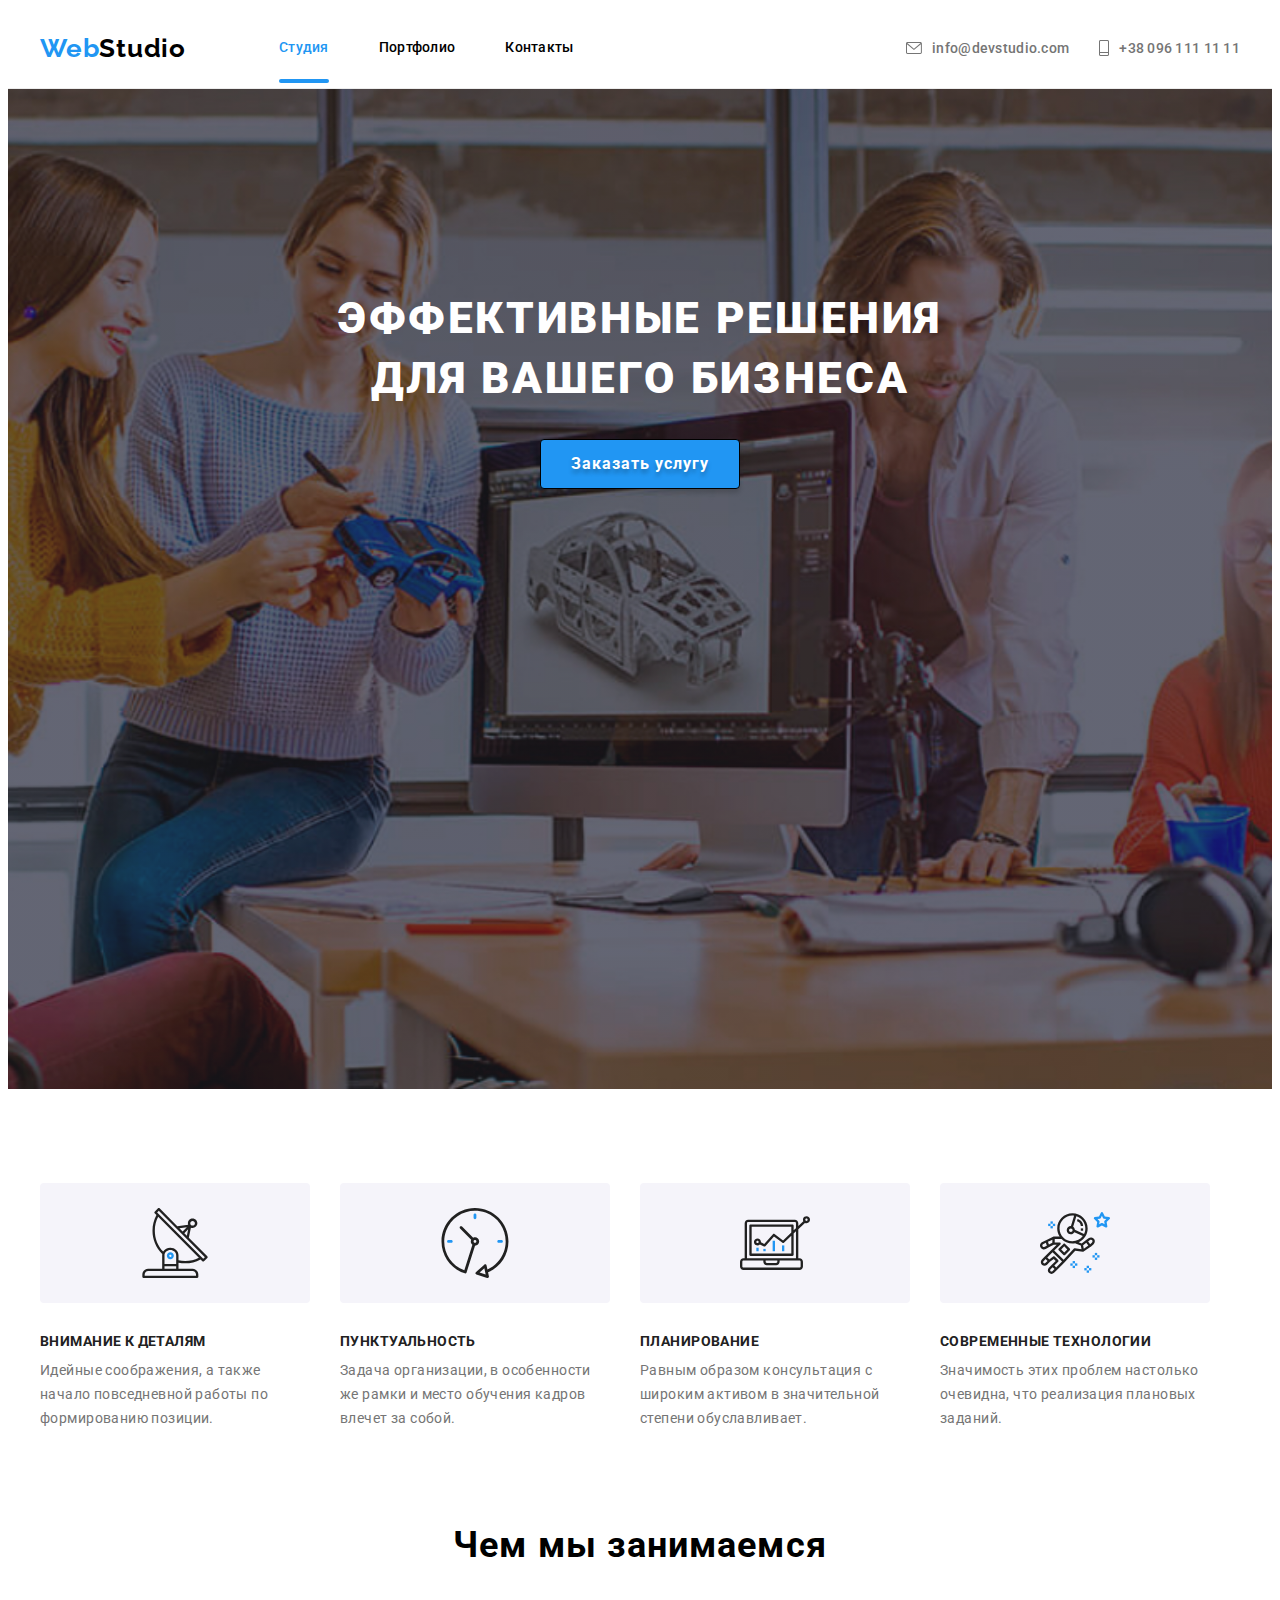
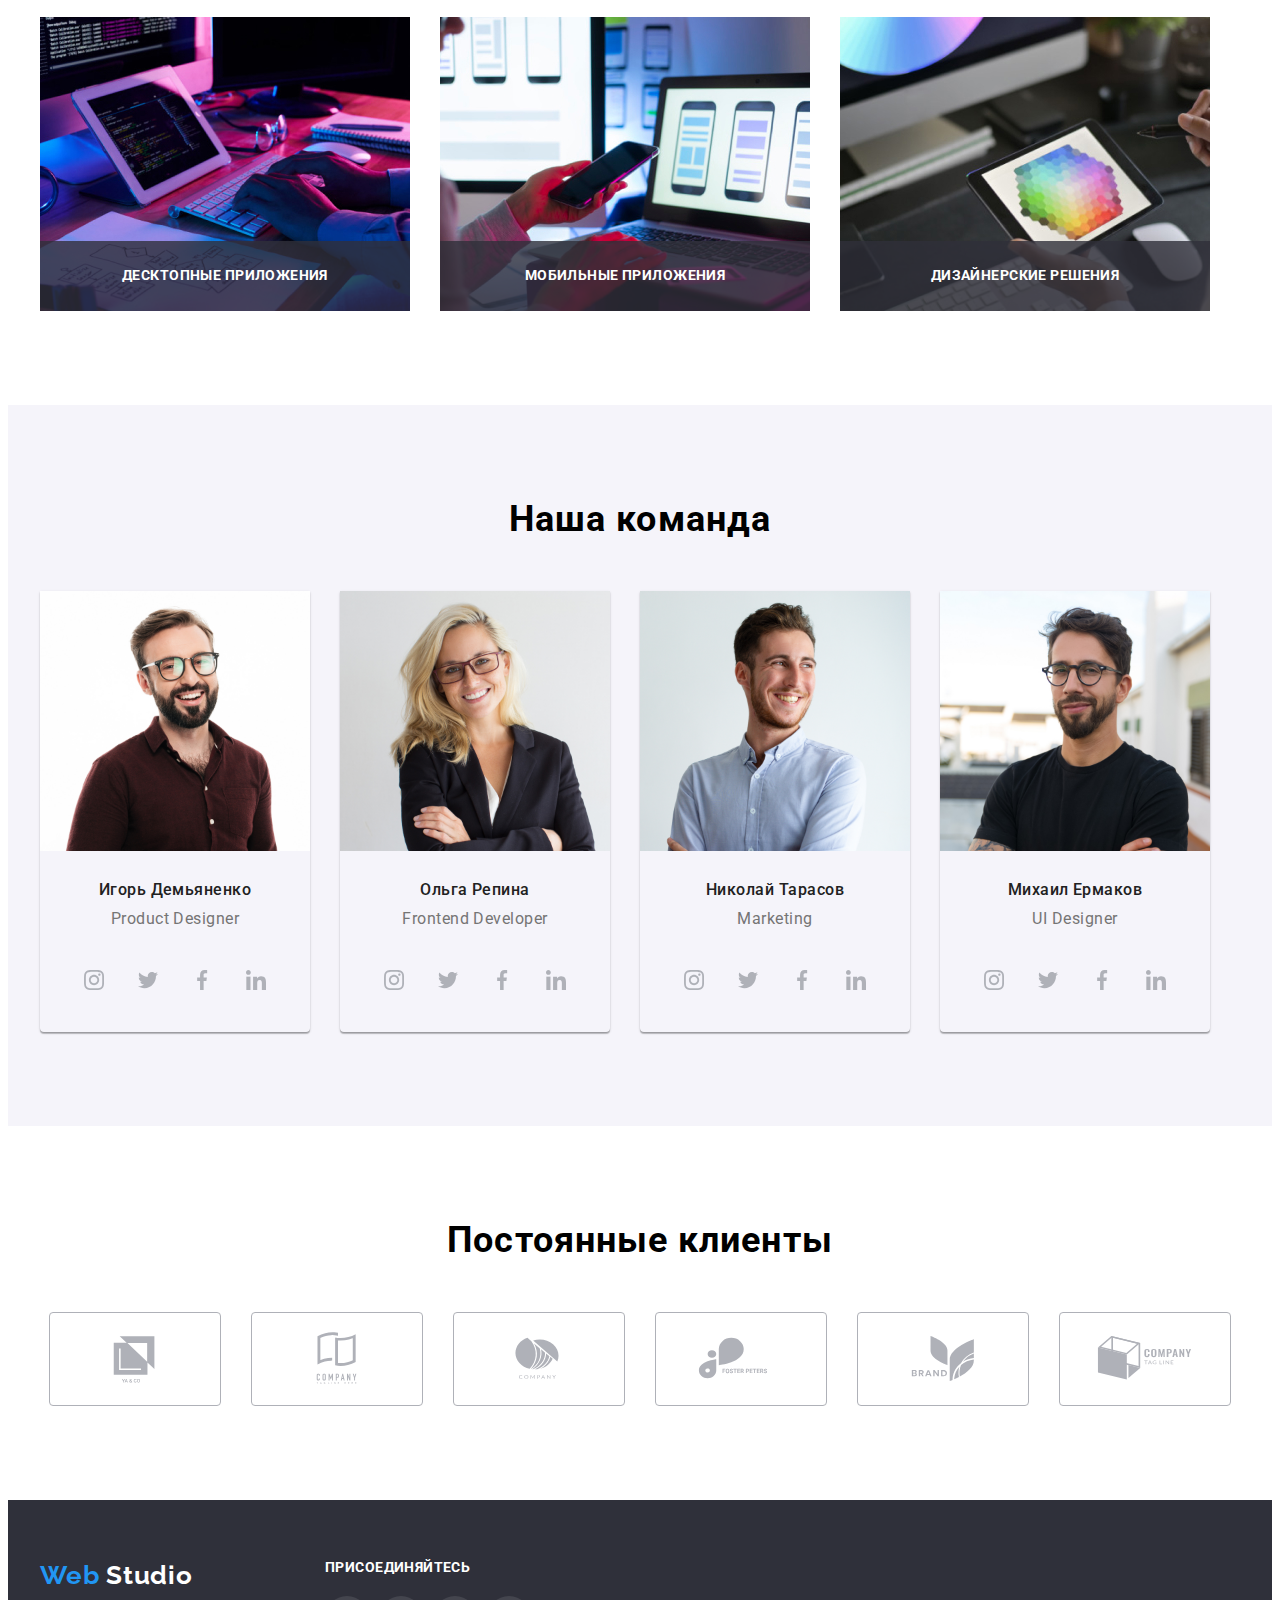
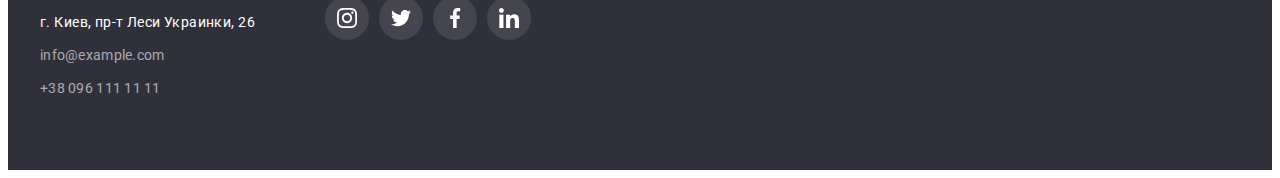
<file: index.html>
<!DOCTYPE html>
<html lang="ru">
  <head>
    <meta charset="UTF-8" />
    <meta http-equiv="X-UA-Compatible" content="IE=edge" />
    <meta name="viewport" content="width=device-width, initial-scale=1.0" />
    <title>Модуль 5 Позиционирование, переходы, анимация</title>
    <link rel="preconnect" href="https://fonts.googleapis.com" />
    <link rel="preconnect" href="https://fonts.gstatic.com" crossorigin />
    <link
      href="https://fonts.googleapis.com/css2?family=Raleway:wght@700&family=Roboto:wght@400;500;700;900&display=swap"
      rel="stylesheet"
    />
    <link
      rel="stylesheet"
      href="https://cdnjs.cloudflare.com/ajax/libs/modern-normalize/1.1.0/modern-normalize.min.css"
      integrity="sha512-wpPYUAdjBVSE4KJnH1VR1HeZfpl1ub8YT/NKx4PuQ5NmX2tKuGu6U/JRp5y+Y8XG2tV+wKQpNHVUX03MfMFn9Q=="
      crossorigin="anonymous"
      referrerpolicy="no-referrer"
    />
    <link rel="stylesheet" href="./css/style.css" />
  </head>
  <body>
    <!--Шапка-->
    <header class="header link">
      <div class="container header-container">
        <nav class="header-navigation">
          <a
            href="./index.html"
            class="header-link-logo"
            lang="en"
            style="font-family: 'Raleway', sans-serif"
            >Web <span class="logo">Studio</span></a
          >
          <ul class="header-list">
            <li class="header-item">
              <a href="./index.html" class="header-link current">Студия</a>
            </li>
            <li class="header-item">
              <a href="./portfolio.html" class="header-link">Портфолио</a>
            </li>
            <li class="header-item">
              <a href="" class="header-link">Контакты</a>
            </li>
          </ul>
        </nav>
        <ul class="contact">
          <li class="contact-item">
            <a class="contact-link link" href="mailto:info@devstudio.com">
              <svg class="contact-icon" width="16" height="12">
                <use
                  href="./images/icons.svg/icons.svg#icon-envelope-hover"
                ></use>
              </svg>
              info@devstudio.com
            </a>
          </li>
          <li class="contact-item">
            <a class="contact-link link" href="tel:+380961111111">
              <svg class="contact-icon" width="10" height="16">
                <use href="./images/icons.svg/icons.svg#icon-Vector"></use>
              </svg>
              +38 096 111 11 11
            </a>
          </li>
        </ul>
      </div>
    </header>
    <main>
      <!--Герой-->
      <section class="hero hero-img">
        <div class="container">
          <h1 class="hero-title">
            Эффективные решения
            <br />
            для вашего бизнеса
          </h1>
          <button type="button" class="btn" data-modal-open>
            Заказать услугу
          </button>
          <div class="backdrop is-hidden" data-modal>
            <div class="modal">
              <p>Русский военный корабль, иди на хуй!</p>
              <button type="button" class="btn-closed-modal" data-modal-close>
                <svg class="icon-closed">
                  <use
                    href="./images/icons.svg/symbol-defs.svg#icon-close-black-18dp-2-1-1"
                  ></use>
                </svg>
              </button>
            </div>
          </div>
        </div>
      </section>

      <!-- <button data-modal-open>Открытие модального окна</button> -->

      <!--Наши аспекты-->

      <section class="about section">
        <div class="container">
          <ul class="about-list">
            <li class="about-item">
              <div class="about-icon-item">
                <svg class="about-icon">
                  <use href="./images/icons.svg/icons.svg#icon-antenna-1"></use>
                </svg>
              </div>
              <h3 class="about-h3">Внимание к деталям</h3>
              <p class="about-text">
                Идейные соображения, а также начало повседневной работы по
                формированию позиции.
              </p>
            </li>
            <li class="about-item">
              <div class="about-icon-item">
                <svg class="about-icon">
                  <use href="./images/icons.svg/icons.svg#icon-clock-1"></use>
                </svg>
              </div>
              <h3 class="about-h3">Пунктуальность</h3>
              <p class="about-text">
                Задача организации, в особенности же рамки и место обучения
                кадров влечет за собой.
              </p>
            </li>
            <li class="about-item">
              <div class="about-icon-item">
                <svg class="about-icon">
                  <use href="./images/icons.svg/icons.svg#icon-diagram-1"></use>
                </svg>
              </div>
              <h3 class="about-h3">Планирование</h3>
              <p class="about-text">
                Равным образом консультация с широким активом в значительной
                степени обуславливает.
              </p>
            </li>
            <li class="about-item">
              <div class="about-icon-item">
                <svg class="about-icon">
                  <use
                    href="./images/icons.svg/icons.svg#icon-astronaut-1"
                  ></use>
                </svg>
              </div>
              <h3 class="about-h3">Современные технологии</h3>
              <p class="about-text">
                Значимость этих проблем настолько очевидна, что реализация
                плановых заданий.
              </p>
            </li>
          </ul>
        </div>
      </section>

      <!--Чем мы занимаемся-->

      <section class="doing section">
        <div class="container">
          <h2 class="about-h2">Чем мы занимаемся</h2>
          <ul class="about-list">
            <li class="about-item-img">
              <img
                src="./images/box1.jpg"
                width="370"
                height="294"
                alt="Верстка продукта"
              />
              <div class="item-text">
                <p>Десктопные приложения</p>
              </div>
            </li>
            <li class="about-item-img">
              <img
                src="./images/box2.jpg"
                width="370"
                height="294"
                alt="Оптимизация сайта"
              />
              <div class="item-text">
                <p>Мобильные приложения</p>
              </div>
            </li>
            <li class="about-item-img">
              <img
                src="./images/box3.jpg"
                width="370"
                height="294"
                alt="Дизайн проекта"
              />
              <div class="item-text">
                <p>Дизайнерские решения</p>
              </div>
            </li>
          </ul>
        </div>
      </section>

      <!--Наща команда-->
      <section class="team section">
        <div class="container">
          <h2 class="about-h2">Наша команда</h2>
          <ul class="about-list">
            <li class="about-item-team">
              <img
                src="./images/Designer.jpg"
                width="270"
                height="260"
                alt="Дизайнер продукта"
              />
              <div class="team-div">
                <h3 class="team-h3">Игорь Демьяненко</h3>
                <p class="team-text">Product Designer</p>
              </div>
              <ul class="team-social-list">
                <li class="team-social-item">
                  <a href="" class="team-social-link">
                    <svg class="team-social-icon" width="20" height="20">
                      <use
                        href="./images/icons.svg/icons.svg#icon-instagram-2"
                      ></use>
                    </svg>
                  </a>
                </li>
                <li class="team-social-item">
                  <a href="" class="team-social-link">
                    <svg class="team-social-icon" width="20" height="20">
                      <use
                        href="./images/icons.svg/icons.svg#icon-twitter-1"
                      ></use>
                    </svg>
                  </a>
                </li>
                <li class="team-social-item">
                  <a href="" class="team-social-link">
                    <svg class="team-social-icon" width="20" height="20">
                      <use
                        href="./images/icons.svg/icons.svg#icon-facebook-1"
                      ></use>
                    </svg>
                  </a>
                </li>
                <li class="team-social-item">
                  <a href="" class="team-social-link">
                    <svg class="team-social-icon" width="20" height="20">
                      <use
                        href="./images/icons.svg/icons.svg#icon-linkedin-1"
                      ></use>
                    </svg>
                  </a>
                </li>
              </ul>
            </li>
            <li class="about-item-team">
              <img
                src="./images/Developer.jpg"
                width="270"
                height="260"
                alt="Фронтенд разработчик"
              />
              <div class="team-div">
                <h3 class="team-h3">Ольга Репина</h3>
                <p class="team-text">Frontend Developer</p>
              </div>
              <ul class="team-social-list">
                <li class="team-social-item">
                  <a href="" class="team-social-link">
                    <svg class="team-social-icon" width="20" height="20">
                      <use
                        href="./images/icons.svg/icons.svg#icon-instagram-2"
                      ></use>
                    </svg>
                  </a>
                </li>
                <li class="team-social-item">
                  <a href="" class="team-social-link">
                    <svg class="team-social-icon" width="20" height="20">
                      <use
                        href="./images/icons.svg/icons.svg#icon-twitter-1"
                      ></use>
                    </svg>
                  </a>
                </li>
                <li class="team-social-item">
                  <a href="" class="team-social-link">
                    <svg class="team-social-icon" width="20" height="20">
                      <use
                        href="./images/icons.svg/icons.svg#icon-facebook-1"
                      ></use>
                    </svg>
                  </a>
                </li>
                <li class="team-social-item">
                  <a href="" class="team-social-link">
                    <svg class="team-social-icon" width="20" height="20">
                      <use
                        href="./images/icons.svg/icons.svg#icon-linkedin-1"
                      ></use>
                    </svg>
                  </a>
                </li>
              </ul>
            </li>
            <li class="about-item-team">
              <img
                src="./images/Marketing.jpg"
                width="270"
                height="260"
                alt="Маркетолог"
              />
              <div class="team-div">
                <h3 class="team-h3">Николай Тарасов</h3>
                <p class="team-text">Marketing</p>
              </div>
              <ul class="team-social-list">
                <li class="team-social-item">
                  <a href="" class="team-social-link">
                    <svg class="team-social-icon" width="20" height="20">
                      <use
                        href="./images/icons.svg/icons.svg#icon-instagram-2"
                      ></use>
                    </svg>
                  </a>
                </li>
                <li class="team-social-item">
                  <a href="" class="team-social-link">
                    <svg class="team-social-icon" width="20" height="20">
                      <use
                        href="./images/icons.svg/icons.svg#icon-twitter-1"
                      ></use>
                    </svg>
                  </a>
                </li>
                <li class="team-social-item">
                  <a href="" class="team-social-link">
                    <svg class="team-social-icon" width="20" height="20">
                      <use
                        href="./images/icons.svg/icons.svg#icon-facebook-1"
                      ></use>
                    </svg>
                  </a>
                </li>
                <li class="team-social-item">
                  <a href="" class="team-social-link">
                    <svg class="team-social-icon" width="20" height="20">
                      <use
                        href="./images/icons.svg/icons.svg#icon-linkedin-1"
                      ></use>
                    </svg>
                  </a>
                </li>
              </ul>
            </li>
            <li class="about-item-team">
              <img
                src="./images/UI.jpg"
                width="270"
                height="260"
                alt="Дизайнер интерфейса"
              />
              <div class="team-div">
                <h3 class="team-h3">Михаил Ермаков</h3>
                <p class="team-text">UI Designer</p>
              </div>
              <ul class="team-social-list">
                <li class="team-social-item">
                  <a href="" class="team-social-link">
                    <svg class="team-social-icon" width="20" height="20">
                      <use
                        href="./images/icons.svg/icons.svg#icon-instagram-2"
                      ></use>
                    </svg>
                  </a>
                </li>
                <li class="team-social-item">
                  <a href="" class="team-social-link">
                    <svg class="team-social-icon" width="20" height="20">
                      <use
                        href="./images/icons.svg/icons.svg#icon-twitter-1"
                      ></use>
                    </svg>
                  </a>
                </li>
                <li class="team-social-item">
                  <a href="" class="team-social-link">
                    <svg class="team-social-icon" width="20" height="20">
                      <use
                        href="./images/icons.svg/icons.svg#icon-facebook-1"
                      ></use>
                    </svg>
                  </a>
                </li>
                <li class="team-social-item">
                  <a href="" class="team-social-link">
                    <svg class="team-social-icon" width="20" height="20">
                      <use
                        href="./images/icons.svg/icons.svg#icon-linkedin-1"
                      ></use>
                    </svg>
                  </a>
                </li>
              </ul>
            </li>
          </ul>
        </div>
      </section>

      <!--Клиенты-->
      <section class="client container">
        <div>
          <h2 class="about-h2">Постоянные клиенты</h2>
          <ul class="client-list">
            <li class="client-item">
              <svg class="client-icon">
                <use href="./images/icons.svg/icons.svg#icon-Logo"></use>
              </svg>
            </li>
            <li class="client-item">
              <svg class="client-icon" width="170" height="92">
                <use href="./images/icons.svg/icons.svg#icon-Logo-1"></use>
              </svg>
            </li>
            <li class="client-item">
              <svg class="client-icon" width="170" height="92">
                <use href="./images/icons.svg/icons.svg#icon-Logo-2"></use>
              </svg>
            </li>
            <li class="client-item">
              <svg class="client-icon" width="170" height="92">
                <use href="./images/icons.svg/icons.svg#icon-Logo-3"></use>
              </svg>
            </li>
            <li class="client-item">
              <svg class="client-icon" width="170" height="92">
                <use href="./images/icons.svg/icons.svg#icon-Logo-4"></use>
              </svg>
            </li>
            <li class="client-item">
              <svg class="client-icon" width="170" height="92">
                <use href="./images/icons.svg/icons.svg#icon-Logo-5"></use>
              </svg>
            </li>
          </ul>
        </div>
      </section>
    </main>

    <!--Подвал-->
    <footer class="footer">
      <section class="container flex">
        <div>
          <a
            href="./index.html"
            class="footer-link-logo"
            lang="en"
            style="font-family: 'Raleway', sans-serif"
            >Web <span class="footer-logo">Studio</span></a
          >
          <address class="adres">г. Киев, пр-т Леси Украинки, 26</address>
          <ul>
            <li class="footer-m-t">
              <a href="mailto:info@example.com" class="footer-link-mail link"
                >info@example.com</a
              >
            </li>
            <li class="footer-m-t">
              <a href="tel:+380961111111" class="footer-link-tel link"
                >+38 096 111 11 11</a
              >
            </li>
          </ul>
        </div>
        <div class="contact-footer">
          <h2 class="contact-h2">присоединяйтесь</h2>
          <ul class="contact-list-footer">
            <li class="contact-item-footer">
              <a class="contact-link-footer" href="">
                <svg class="contact-icon-footer">
                  <use
                    href="./images/icons.svg/icons.svg#icon-instagram-2"
                  ></use>
                </svg>
              </a>
            </li>
            <li class="contact-item-footer">
              <a class="contact-link-footer" href="">
                <svg class="contact-icon-footer">
                  <use href="./images/icons.svg/icons.svg#icon-twitter-1"></use>
                </svg>
              </a>
            </li>
            <li class="contact-item-footer">
              <a class="contact-link-footer" href="">
                <svg class="contact-icon-footer">
                  <use
                    href="./images/icons.svg/icons.svg#icon-facebook-1"
                  ></use>
                </svg>
              </a>
            </li>
            <li class="contact-item-footer">
              <a class="contact-link-footer" href="">
                <svg class="contact-icon-footer">
                  <use
                    href="./images/icons.svg/icons.svg#icon-linkedin-1"
                  ></use>
                </svg>
              </a>
            </li>
          </ul>
        </div>
      </section>
    </footer>
    <script src="./JS/modal.js"></script>
  </body>
</html>
</file>
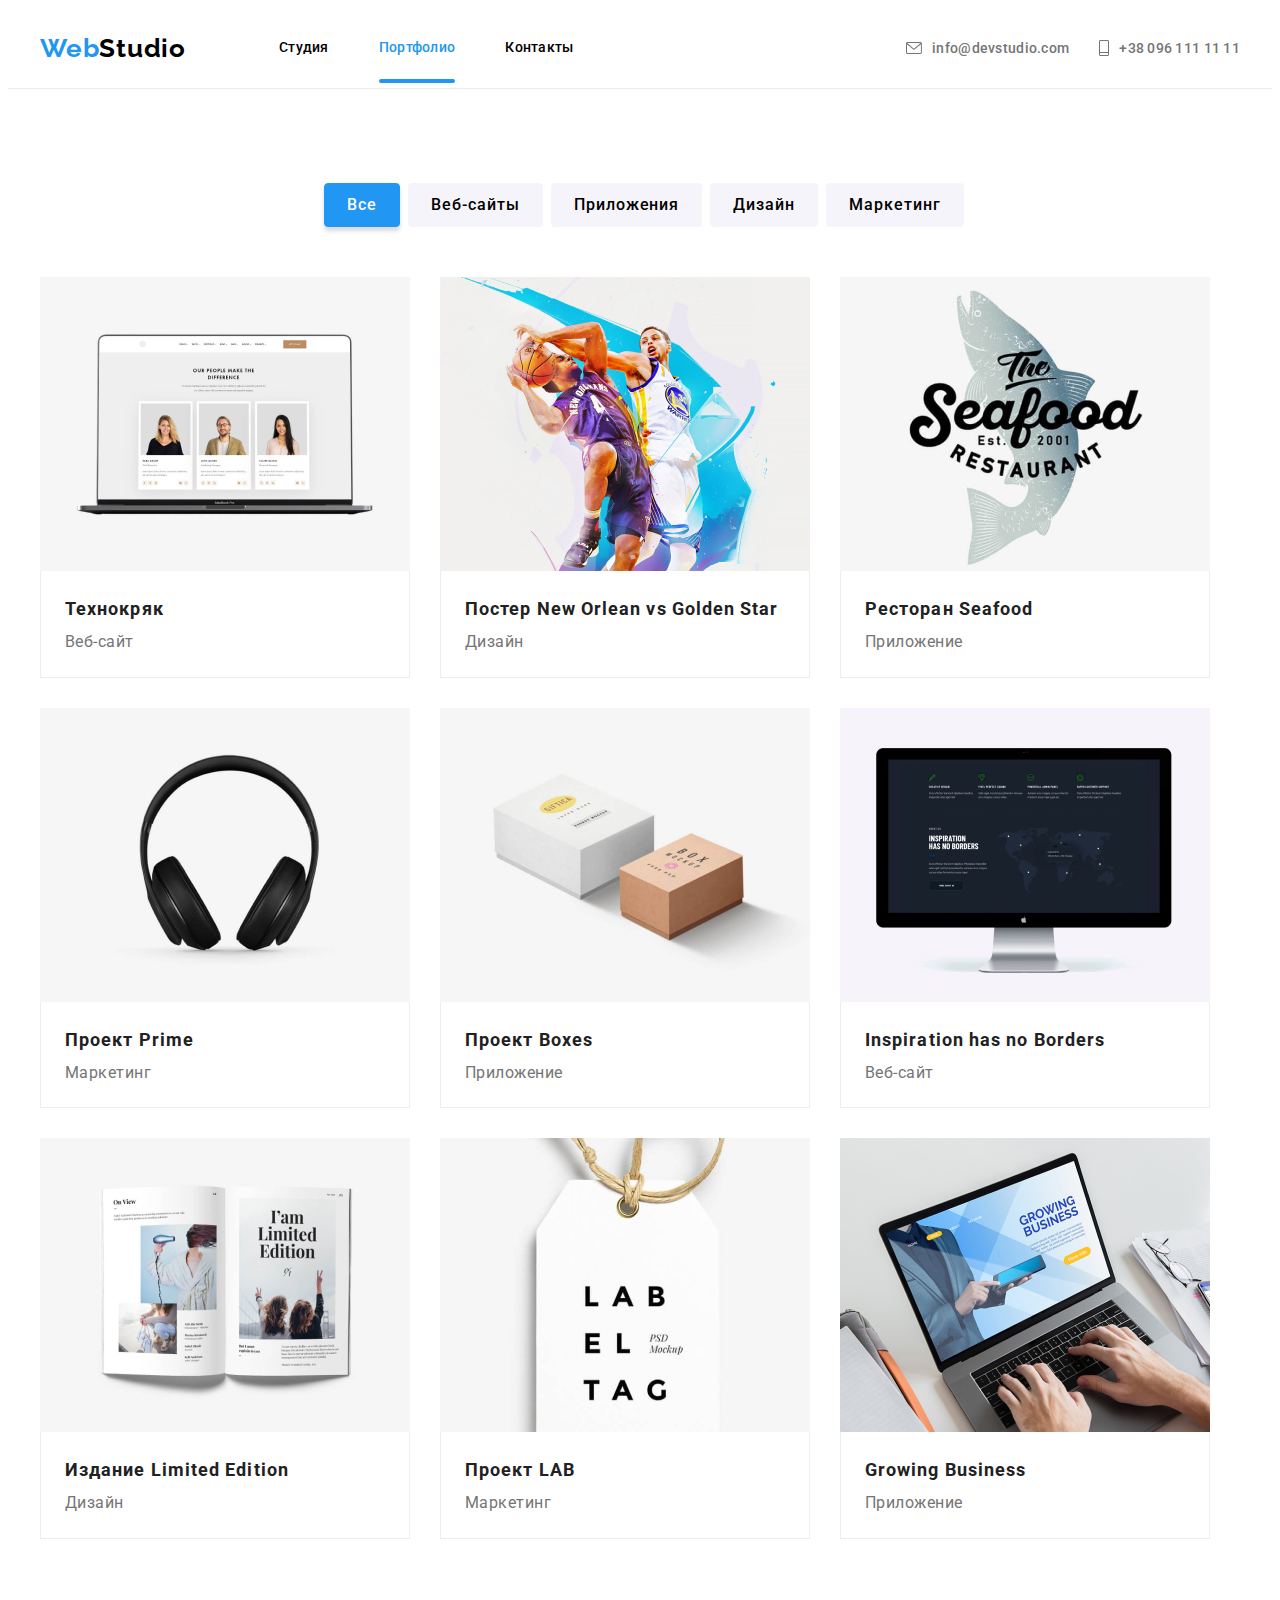
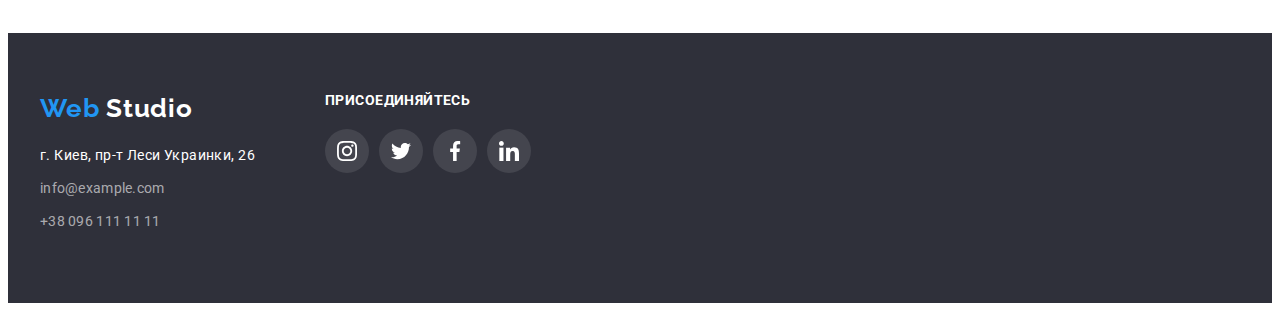
<file: portfolio.html>
<!DOCTYPE html>
<html lang="ru">
  <head>
    <meta charset="UTF-8" />
    <meta http-equiv="X-UA-Compatible" content="IE=edge" />
    <meta name="viewport" content="width=device-width, initial-scale=1.0" />
    <title>Модуль 5 Позиционирование, переходы, анимации</title>
    <link rel="preconnect" href="https://fonts.googleapis.com" />
    <link rel="preconnect" href="https://fonts.gstatic.com" crossorigin />
    <link
      href="https://fonts.googleapis.com/css2?family=Raleway:wght@700&family=Roboto:wght@400;500;700;900&display=swap"
      rel="stylesheet"
    />
    <link
      rel="stylesheet"
      href="https://cdnjs.cloudflare.com/ajax/libs/modern-normalize/1.1.0/modern-normalize.min.css"
      integrity="sha512-wpPYUAdjBVSE4KJnH1VR1HeZfpl1ub8YT/NKx4PuQ5NmX2tKuGu6U/JRp5y+Y8XG2tV+wKQpNHVUX03MfMFn9Q=="
      crossorigin="anonymous"
      referrerpolicy="no-referrer"
    />
    <link rel="stylesheet" href="./css/style.css" />
  </head>
  <body>
    <!--Шапка-->
    <header class="header link">
      <div class="container header-container">
        <nav class="header-navigation">
          <a
            href="./index.html"
            class="header-link-logo"
            lang="en"
            style="font-family: 'Raleway', sans-serif"
            >Web <span class="logo">Studio</span></a
          >
          <ul class="header-list">
            <li class="header-item">
              <a href="./index.html" class="header-link">Студия</a>
            </li>
            <li class="header-item">
              <a href="./portfolio.html" class="header-link current"
                >Портфолио</a
              >
            </li>
            <li class="header-item">
              <a href="" class="header-link">Контакты</a>
            </li>
          </ul>
        </nav>
        <ul class="contact">
          <li class="contact-item">
            <a class="contact-link link" href="mailto:info@devstudio.com">
              <svg class="contact-icon" width="16" height="12">
                <use
                  href="./images/icons.svg/icons.svg#icon-envelope-hover"
                ></use>
              </svg>
              info@devstudio.com
            </a>
          </li>
          <li class="contact-item">
            <a class="contact-link link" href="tel:+380961111111">
              <svg class="contact-icon" width="10" height="16">
                <use href="./images/icons.svg/icons.svg#icon-Vector"></use>
              </svg>
              +38 096 111 11 11
            </a>
          </li>
        </ul>
      </div>
    </header>
    <main>
      <section class="prtf">
        <!--Кнопки навигации-->
        <div class="container">
          <ul class="btn-list">
            <li class="btn-item">
              <button type="button" class="btn-nav-prtf current-btn">
                Все
              </button>
            </li>
            <li class="btn-item">
              <button type="button" class="btn-nav-prtf">Веб-сайты</button>
            </li>
            <li class="btn-item">
              <button type="button" class="btn-nav-prtf">Приложения</button>
            </li>
            <li class="btn-item">
              <button type="button" class="btn-nav-prtf">Дизайн</button>
            </li>
            <li class="btn-item">
              <button type="button" class="btn-nav-prtf">Маркетинг</button>
            </li>
          </ul>

          <!--Контейнеры проектов-->
          <ul class="list-about">
            <li class="item-about">
              <div class="thumb">
                <img
                  src="./images/portfolio1.jpg"
                  width="370"
                  height="294"
                  alt="Лептоп с сайтом"
                />
                <div class="text-port">
                  <p class="text-label">
                    Ресурс предлагает комплексные предложения с разным уровнем
                    функционала и сервисов. Все это позволит посетителю получить
                    исчерпывающие сведения о компании или частном лице.
                  </p>
                </div>
              </div>
              <div class="resource-img">
                <h3 class="h3-about">Технокряк</h3>
                <p class="text-about">Веб-сайт</p>
              </div>
            </li>
            <li class="item-about">
              <div class="thumb">
                <img
                  src="./images/portfolio2.jpg"
                  width="370"
                  height="294"
                  alt="НБА высшая лига"
                />
                <div class="text-port">
                  <p class="text-label">
                    Ресурс предлагает комплексные предложения с разным уровнем
                    функционала и сервисов. Все это позволит посетителю получить
                    исчерпывающие сведения о компании или частном лице.
                  </p>
                </div>
              </div>

              <div class="resource-img">
                <h3 class="h3-about">Постер New Orlean vs Golden Star</h3>
                <p class="text-about">Дизайн</p>
              </div>
            </li>
            <li class="item-about">
              <div class="thumb">
                <img
                  src="./images/portfolio3.jpg"
                  width="370"
                  height="294"
                  alt="Ресторан морских продуктов"
                />
                <div class="text-port">
                  <p class="text-label">
                    Ресурс предлагает комплексные предложения с разным уровнем
                    функционала и сервисов. Все это позволит посетителю получить
                    исчерпывающие сведения о компании или частном лице.
                  </p>
                </div>
              </div>
              <div class="resource-img">
                <h3 class="h3-about">Ресторан Seafood</h3>
                <p class="text-about">Приложение</p>
              </div>
            </li>
            <li class="item-about">
              <div class="thumb">
                <img
                  src="./images/portfolio4.jpg"
                  width="370"
                  height="294"
                  alt="Наушники закрытого типа"
                />
                <div class="text-port">
                  <p class="text-label">
                    Ресурс предлагает комплексные предложения с разным уровнем
                    функционала и сервисов. Все это позволит посетителю получить
                    исчерпывающие сведения о компании или частном лице.
                  </p>
                </div>
              </div>
              <div class="resource-img">
                <h3 class="h3-about">Проект Prime</h3>
                <p class="text-about">Маркетинг</p>
              </div>
            </li>
            <li class="item-about">
              <div class="thumb">
                <img
                  src="./images/portfolio5.jpg"
                  width="370"
                  height="294"
                  alt="Коробки с логатипами продукции"
                />
                <div class="text-port">
                  <p class="text-label">
                    Ресурс предлагает комплексные предложения с разным уровнем
                    функционала и сервисов. Все это позволит посетителю получить
                    исчерпывающие сведения о компании или частном лице.
                  </p>
                </div>
              </div>
              <div class="resource-img">
                <h3 class="h3-about">Проект Boxes</h3>
                <p class="text-about">Приложение</p>
              </div>
            </li>
            <li class="item-about">
              <div class="thumb">
                <img
                  src="./images/portfolio6.jpg"
                  width="370"
                  height="294"
                  alt="Моноблок с веб страницой"
                />
                <div class="text-port">
                  <p class="text-label">
                    Ресурс предлагает комплексные предложения с разным уровнем
                    функционала и сервисов. Все это позволит посетителю получить
                    исчерпывающие сведения о компании или частном лице.
                  </p>
                </div>
              </div>
              <div class="resource-img">
                <h3 class="h3-about">Inspiration has no Borders</h3>
                <p class="text-about">Веб-сайт</p>
              </div>
            </li>
            <li class="item-about">
              <div class="thumb">
                <img
                  src="./images/portfolio7.jpg"
                  width="370"
                  height="294"
                  alt="Развернутая книга"
                />
                <div class="text-port">
                  <p class="text-label">
                    Ресурс предлагает комплексные предложения с разным уровнем
                    функционала и сервисов. Все это позволит посетителю получить
                    исчерпывающие сведения о компании или частном лице.
                  </p>
                </div>
              </div>
              <div class="resource-img">
                <h3 class="h3-about">Издание Limited Edition</h3>
                <p class="text-about">Дизайн</p>
              </div>
            </li>
            <li class="item-about">
              <div class="thumb">
                <img
                  src="./images/portfolio8.jpg"
                  width="370"
                  height="294"
                  alt="Ярлык лаборатории"
                />
                <div class="text-port">
                  <p class="text-label">
                    Ресурс предлагает комплексные предложения с разным уровнем
                    функционала и сервисов. Все это позволит посетителю получить
                    исчерпывающие сведения о компании или частном лице.
                  </p>
                </div>
              </div>
              <div class="resource-img">
                <h3 class="h3-about">Проект LAB</h3>
                <p class="text-about">Маркетинг</p>
              </div>
            </li>
            <li class="item-about">
              <div class="thumb">
                <img
                  src="./images/portfolio9.jpg"
                  width="370"
                  height="294"
                  alt="Рабочий процесс за ноутбуком"
                />
                <div class="text-port">
                  <p class="text-label">
                    Ресурс предлагает комплексные предложения с разным уровнем
                    функционала и сервисов. Все это позволит посетителю получить
                    исчерпывающие сведения о компании или частном лице.
                  </p>
                </div>
              </div>
              <div class="resource-img">
                <h3 class="h3-about">Growing Business</h3>
                <p class="text-about">Приложение</p>
              </div>
            </li>
          </ul>
        </div>
      </section>
    </main>

    <!--Подвал-->
    <footer class="footer">
      <section class="container flex">
        <div>
          <a
            href="./index.html"
            class="footer-link-logo"
            lang="en"
            style="font-family: 'Raleway', sans-serif"
            >Web <span class="footer-logo">Studio</span></a
          >
          <address class="adres">г. Киев, пр-т Леси Украинки, 26</address>
          <ul>
            <li class="footer-m-t">
              <a href="mailto:info@example.com" class="footer-link-mail link"
                >info@example.com</a
              >
            </li>
            <li class="footer-m-t">
              <a href="tel:+380961111111" class="footer-link-tel link"
                >+38 096 111 11 11</a
              >
            </li>
          </ul>
        </div>
        <div class="contact-footer">
          <h2 class="contact-h2">присоединяйтесь</h2>
          <ul class="contact-list-footer">
            <li class="contact-item-footer">
              <a class="contact-link-footer" href="">
                <svg class="contact-icon-footer">
                  <use
                    href="./images/icons.svg/icons.svg#icon-instagram-2"
                  ></use>
                </svg>
              </a>
            </li>
            <li class="contact-item-footer">
              <a class="contact-link-footer" href="">
                <svg class="contact-icon-footer">
                  <use href="./images/icons.svg/icons.svg#icon-twitter-1"></use>
                </svg>
              </a>
            </li>
            <li class="contact-item-footer">
              <a class="contact-link-footer" href="">
                <svg class="contact-icon-footer">
                  <use
                    href="./images/icons.svg/icons.svg#icon-facebook-1"
                  ></use>
                </svg>
              </a>
            </li>
            <li class="contact-item-footer">
              <a class="contact-link-footer" href="">
                <svg class="contact-icon-footer">
                  <use
                    href="./images/icons.svg/icons.svg#icon-linkedin-1"
                  ></use>
                </svg>
              </a>
            </li>
          </ul>
        </div>
      </section>
    </footer>
  </body>
</html>
</file>
<file: css/style.css>
:root {
  --link-hover-color: #2196f3;
  --color-white: #ffffff;
  --color-paragraph: #757575;
  --footer-color: #2f303a;
  --header-color: #212121;
  --color-black: #000000;
  --color-btn-prt: #f5f4fa;
  --icon-team: #afb1b8;

  --margin-calc: margin 30px;
}
p,
h1,
h2,
h3,
h4,
h5,
h6 {
  margin: 0;
}
ul {
  margin: 0;
  padding: 0;
}
button {
  cursor: pointer;
}
body {
  font-family: "Roboto", sans-serif;
  color: var(--color-black);
}
.about-item {
  width: 270px;
  margin-left: 30px;
}
.about-item:first-child {
  margin-left: 0;
}
.about-item-img {
  position: relative;
  margin-left: 30px;
}
.about-item-img:first-child {
  margin-left: 0;
}
.about-list {
  display: flex;
  align-items: center;
}
.about-item-team {
  margin-right: 30px;
  box-shadow: 0px 1px 3px rgba(0, 0, 0, 0.12), 0px 1px 1px rgba(0, 0, 0, 0.14),
    0px 2px 1px rgba(0, 0, 0, 0.2);
  border-radius: 0px 0px 4px 4px;
}
.about-item-team:last-child {
  margin-right: 0;
}
.container {
  width: 1200px;
  margin: 0 auto;
  padding-left: 15px;
  padding-right: 15px;
  /* outline: 2px solid red; */
}
.header {
  background: var(--color-white);
  /* padding-top: 24px;
  padding-bottom: 25px; */
  border-bottom: 1px solid #ececec;
  height: 80px;
  display: flex;
}
.contact {
  color: var(--color-paragraph);
  font-weight: 500;
  font-size: 14px;
  line-height: 16px;
  letter-spacing: 0.02em;
  display: flex;
  align-items: center;
  margin-left: auto;
}
.contact-item + .contact-item {
  margin-left: 30px;
}
.btn {
  font-family: "roboto", sans-serif;
  font-weight: 700;
  font-size: 16px;
  line-height: 1.85;
  letter-spacing: 0.06em;
  text-align: center;
  cursor: pointer;
  color: var(--color-white);
  background: rgba(33, 150, 243, 1);
  box-shadow: 0px 4px 4px rgba(0, 0, 0, 0.15);
  height: 50px;
  width: 200px;
  border-radius: 4px;
  align-items: center;
  border: 1px solid #000000;
  text-shadow: 0px 4px 4px rgba(0, 0, 0, 0.25);
}
.btn:focus/* ,
.btn:hover */ {
  color: var(--color-white);
  background: var(--link-hover-color);
}
img {
  display: block;
}
.header-link-logo {
  font-family: "Raleway", sans-serif;
  font-weight: bold;
  font-size: 26px;
  line-height: 1.19;
  letter-spacing: 0.03em;
  color: var(--link-hover-color);
  display: flex;
  align-items: center;
  /* padding-right: 93px; */
  margin-right: 93px;
}
.logo {
  font-weight: bold;
  font-size: 26px;
  line-height: 1.19;
  letter-spacing: 0.03em;
  color: var(--color-black);
}
a {
  text-decoration: none;
}
li {
  list-style-type: none;
}
ul {
  margin-left: 0;
  padding-left: 0;
}
.link {
  color: inherit;
}
.current {
  color: var(--link-hover-color);
  position: relative;
}
.current::after {
  background-color: var(--link-hover-color);
  position: absolute;
  content: "";
  width: 100%;
  height: 4px;
  border-radius: 2px;
  left: 0px;
  bottom: -28px;
}
.hero-title {
  color: var(--color-white);
  font-weight: 900;
  font-size: 44px;
  line-height: 1.36;
  letter-spacing: 0.06em;
  text-transform: uppercase;
  margin-bottom: 30px;
}
.header-container {
  display: flex;
  align-items: center;
}
.hero {
  background-color: #2f303a;
  text-align: center;
  padding-top: 200px;
  padding-bottom: 200px;
}
.hero-img {
  background-image: linear-gradient(
      rgba(47, 48, 58, 0.4),
      rgba(47, 48, 58, 0.4)
    ),
    url(../images/Img.jpg);
  width: 100%;
  max-width: 1600px;
  height: 600px;
  margin: 0 auto;
  background-size: cover;
  background-position: center;
  background-repeat: no-repeat;
}
.section {
  padding: 94px 0px;
}
.doing {
  padding-top: 0px;
}
.header-item {
  font-weight: 500;
  font-size: 14px;
  line-height: 1.14;
  letter-spacing: 0.02em;
  cursor: pointer;
  color: var(--color-black);
  /* padding-right: 50px; */
  margin-right: 50px;
}
.header-link {
  font-weight: 500;
  font-size: 14px;
  line-height: 1.14;
  letter-spacing: 0.02em;
  color: inherit;
  /* position: relative; */
}

.header-navigation {
  display: flex;
}
.header-list {
  display: flex;
  align-items: center;
}

.header-link:hover,
:focus {
  color: var(--link-hover-color);
}
.current {
  color: var(--link-hover-color);
}

.about-h2 {
  font-weight: 700;
  font-size: 36px;
  line-height: 1.16;
  letter-spacing: 0.03em;
  text-align: center;
  margin-bottom: 50px;
}
.about-h3 {
  font-weight: 700;
  font-size: 14px;
  line-height: 1.17;
  letter-spacing: 0.03em;
  text-transform: uppercase;
  color: var(--header-color);
  margin-bottom: 10px;
}
.about-text {
  font-size: 14px;
  line-height: 1.71;
  letter-spacing: 0.03em;
  color: var(--color-paragraph);
}
.header-link-mail {
  font-weight: 500;
  font-size: 14px;
  line-height: 1.14;
  letter-spacing: 0.02em;
  cursor: pointer;
  color: var(--color-paragraph);
  margin-right: 50px;
}
.header-link-mail:hover,
.header-link-mail:focus {
  color: var(--link-hover-color);
}
.header-link-tel {
  font-weight: 500;
  font-size: 14px;
  line-height: 1.14;
  letter-spacing: 0.02em;
  cursor: pointer;
  color: var(--color-paragraph);
  display: flex;
  align-items: center;
}
.header-link-tel:hover,
.header-link-tel:focus {
  color: var(--link-hover-color);
}
.team-h3 {
  font-weight: 500;
  font-size: 16px;
  line-height: 1.18;
  letter-spacing: 0.03em;
  text-align: center;
  color: var(--header-color);
  margin-bottom: 10px;
}
.team-text {
  font-size: 16px;
  line-height: 1.18;
  letter-spacing: 0.03em;
  text-align: center;
  color: var(--color-paragraph);
}
.team {
  background-color: var(--color-btn-prt);
}
.team-div {
  padding-top: 30px;
  padding-bottom: 30px;
}

/*----------------Подвал-------------------*/

.footer {
  background-color: var(--footer-color);
  padding-top: 60px;
  padding-bottom: 60px;
  display: flex;
  justify-content: center;
}
.footer-link-tel {
  font-weight: 400;
  font-size: 14px;
  line-height: 1.71;
  letter-spacing: 0.02em;
  cursor: pointer;
  color: var(--color-white);
  color: rgba(255, 255, 255, 0.6);
}
.footer-link-mail {
  font-weight: 400;
  font-size: 14px;
  line-height: 1.71;
  letter-spacing: 0.02em;
  cursor: pointer;
  color: var(--color-white);
  color: rgba(255, 255, 255, 0.6);
}
.footer-link-mail:hover,
.footer-link-mail:focus {
  color: var(--link-hover-color);
}
.footer-link-tel:hover,
.footer-link-tel:focus {
  color: var(--link-hover-color);
}
.footer-m-t {
  margin-bottom: 9px;
}
.footer-link-logo {
  font-weight: bold;
  font-size: 26px;
  line-height: 1.19;
  letter-spacing: 0.03em;
  color: var(--link-hover-color);
}
.footer-logo {
  font-weight: bold;
  font-size: 26px;
  line-height: 1.19;
  letter-spacing: 0.03em;
  color: var(--color-white);
}
.adres {
  font-weight: 400;
  font-size: 14px;
  line-height: 1.71;
  letter-spacing: 0.03em;
  font-style: normal;
  color: var(--color-white);
  margin-top: 20px;
  margin-bottom: 9px;
}
.h3-about {
  font-weight: 700;
  font-size: 18px;
  line-height: 2;
  letter-spacing: 0.06em;
  text-align: left;
  color: var(--header-color);
}
.resource-img {
  padding-top: 20px;
  padding-bottom: 20px;
  padding-left: 24px;
  padding-right: 24px;
  border-left: 1px solid #eeeeee;
  border-right: 1px solid #eeeeee;
  border-bottom: 1px solid #eeeeee;
  box-sizing: border-box;
}
.text-about {
  font-size: 16px;
  line-height: 1.87;
  letter-spacing: 0.03em;
  text-align: left;
  color: var(--color-paragraph);
}

/*----------------Портфолио---------------*/

.btn-list {
  display: flex;
  justify-content: center;
  margin-bottom: 50px;
}
.btn-item {
  margin-left: 8px;
  border-radius: 4px;
}
.btn-nav-prtf {
  font-family: "roboto", sans-serif;
  font-weight: 500;
  font-size: 16px;
  line-height: 1.85;
  letter-spacing: 0.06em;
  text-align: center;
  cursor: pointer;
  border: 1px solid var(--color-btn-prt);
  border-radius: 4px;
  align-items: center;
  background-color: var(--color-btn-prt);
  padding-top: 6px;
  padding-bottom: 6px;
  padding-left: 22px;
  padding-right: 22px;
}
.btn-nav-prtf:focus,
.btn-nav-prtf:hover {
  color: var(--color-white);
  background: var(--link-hover-color);
  box-shadow: 0px 4px 4px rgba(0, 0, 0, 0.15);
  border-color: var(--link-hover-color);
}
.current-btn {
  color: var(--color-white);
  background: var(--link-hover-color);
  box-shadow: 0px 4px 4px rgba(0, 0, 0, 0.15);
  border-color: var(--link-hover-color);
}
.prtf {
  padding-top: 94px;
  padding-bottom: 94px;
}
.item-about {
  margin-left: 30px;
  margin-top: 30px;
}
.item-about:focus,
.item-about:hover {
  box-shadow: 0px 1px 1px rgba(0, 0, 0, 0.12), 0px 4px 4px rgba(0, 0, 0, 0.06),
    1px 4px 6px rgba(0, 0, 0, 0.16);
}
.list-about {
  display: flex;
  flex-wrap: wrap;
  margin-left: -30px;
  margin-top: -30px;
  cursor: pointer;
}

/*----------------Иконки---------------*/

.contact-link {
  display: flex;
  align-items: center;
}
.contact-link:hover {
  color: var(--link-hover-color);
}
.contact-icon {
  display: flex;
  align-items: center;
  justify-content: center;
  margin-right: 10px;
  fill: currentColor;
}
.about-icon {
  display: flex;
  align-items: center;
  justify-content: center;
  width: 70px;
  height: 70px;
}
.about-icon-item {
  width: 270px;
  height: 120px;
  display: flex;
  align-items: center;
  justify-content: center;
  margin-bottom: 30px;
  background-color: var(--color-btn-prt);
  border-radius: 4px;
}
.team-social-list {
  display: flex;
  justify-content: center;
}
.team-social-item + .team-social-item {
  margin-left: 10px;
}

.team-social-icon {
  fill: currentColor;
}
.team-social-link {
  height: 44px;
  width: 44px;
  border-radius: 50%;
  display: flex;
  align-items: center;
  justify-content: center;
  margin-bottom: 30px;
  color: var(--icon-team);
}
.team-social-link:hover {
  background-color: var(--link-hover-color);
  color: var(--color-white);
}
.team-social-link:focus {
  background-color: var(--link-hover-color);
  color: var(--color-white);
}
.client {
  margin-top: 94px;
  margin-bottom: 94px;
}
.client-list {
  fill: var(--icon-team);
  display: flex;
  justify-content: center;
  cursor: pointer;
}
.client-item {
  width: 170px;
  height: 92px;
  border: 1px solid;
  border-radius: 4px;
  color: var(--icon-team);
  display: flex;
  align-items: center;
  justify-content: center;
}
.client-item:hover {
  color: var(--link-hover-color);
}
.client-item:focus {
  color: var(--link-hover-color);
}
.client-item + .client-item {
  margin-left: 30px;
}
.client-icon {
  width: 106px;
  height: 60px;
  fill: currentColor;
}
.contact-footer {
  width: 206px;
  height: 80px;
  margin-left: 70px;
}
.contact-h2 {
  font-weight: 700;
  font-size: 14px;
  line-height: 1.14;
  letter-spacing: 0.03em;
  /* text-align: center; */
  margin-bottom: 20px;
  color: var(--color-white);
  text-transform: uppercase;
}
.contact-list-footer {
  display: flex;
}

.contact-link-footer {
  border-radius: 50%;
  color: var(--icon-team);
  display: flex;
  align-items: center;
  justify-content: center;
  width: 44px;
  height: 44px;
  background-color: rgba(255, 255, 255, 0.1);
}
.contact-item-footer + .contact-item-footer {
  margin-left: 10px;
}
.contact-link-footer:hover {
  background-color: var(--link-hover-color);
}
.contact-link-footer:focus {
  background-color: var(--link-hover-color);
}
.contact-icon-footer {
  fill: var(--color-white);
  width: 20px;
  height: 20px;
}
.flex {
  display: flex;
}

.is-hidden {
  visibility: hidden;
  opacity: 0;
  pointer-events: none;
}

.backdrop {
  background: rgba(0, 0, 0, 0.2);
  width: 100%;
  height: 100%;
  position: fixed;
  display: flex;
  justify-content: center;
  align-items: center;
  top: 0;
  left: 0;
  /* width: 100vw;
  height: 100vh; */
}

.modal {
  background-color: var(--color-white);
  border-radius: 4px;
  width: 528px;
  height: 581px;
  position: absolute;
  top: 50%;
  left: 50%;
  transform: translate(-50%, -50%) rotate(0) scale(1);
  transition: transform 250ms;
}
/* .backdrop .is-hidden .modal {
  transform: translate(-50% -50%) rotate(-300deg) scale(0.5);
} */

.icon-closed {
  color: #000000;
  width: 18px;
  height: 18px;
  display: flex;
  align-items: center;
  /* margin-left: auto; */
}
.btn-closed-modal {
  border-radius: 50%;
  width: auto;
  height: 30px;
  background-color: var(--color-white);
  position: absolute;
  border: 1px solid rgba(0, 0, 0, 0.1);
  box-sizing: border-box;
  top: 8px;
  right: 8px;
}

.item-text {
  color: var(--color-white);
  position: absolute;
  bottom: 0px;
  background: rgba(47, 48, 58, 0.8);
  width: 370px;
  height: 70px;
  display: flex;
  justify-content: center;
  align-items: center;
  text-transform: uppercase;
  font-style: normal;
  font-weight: 700;
  font-size: 14px;
  line-height: 1.14;
  letter-spacing: 0.03em;
}

.text-port {
  margin: 0 auto;
}
.text-label {
  position: absolute;
  width: 100%;
  height: 294px;
  background: rgba(33, 150, 243, 0.9);
  display: flex;
  align-items: center;
  font-style: normal;
  padding-left: 28px;
  font-weight: 400;
  font-size: 18px;
  line-height: 1.55;
  letter-spacing: 0.03em;
  color: var(--color-white);
  left: 0;
  top: 0;
  transform: translatey(100%);
  transition: transform 250ms cubic-bezier(0.4, 0, 0.2, 1);
}
.item-about:hover .text-label {
  transform: translatey(0);
}
.thumb {
  position: relative;
  overflow: hidden;
}
</file>
